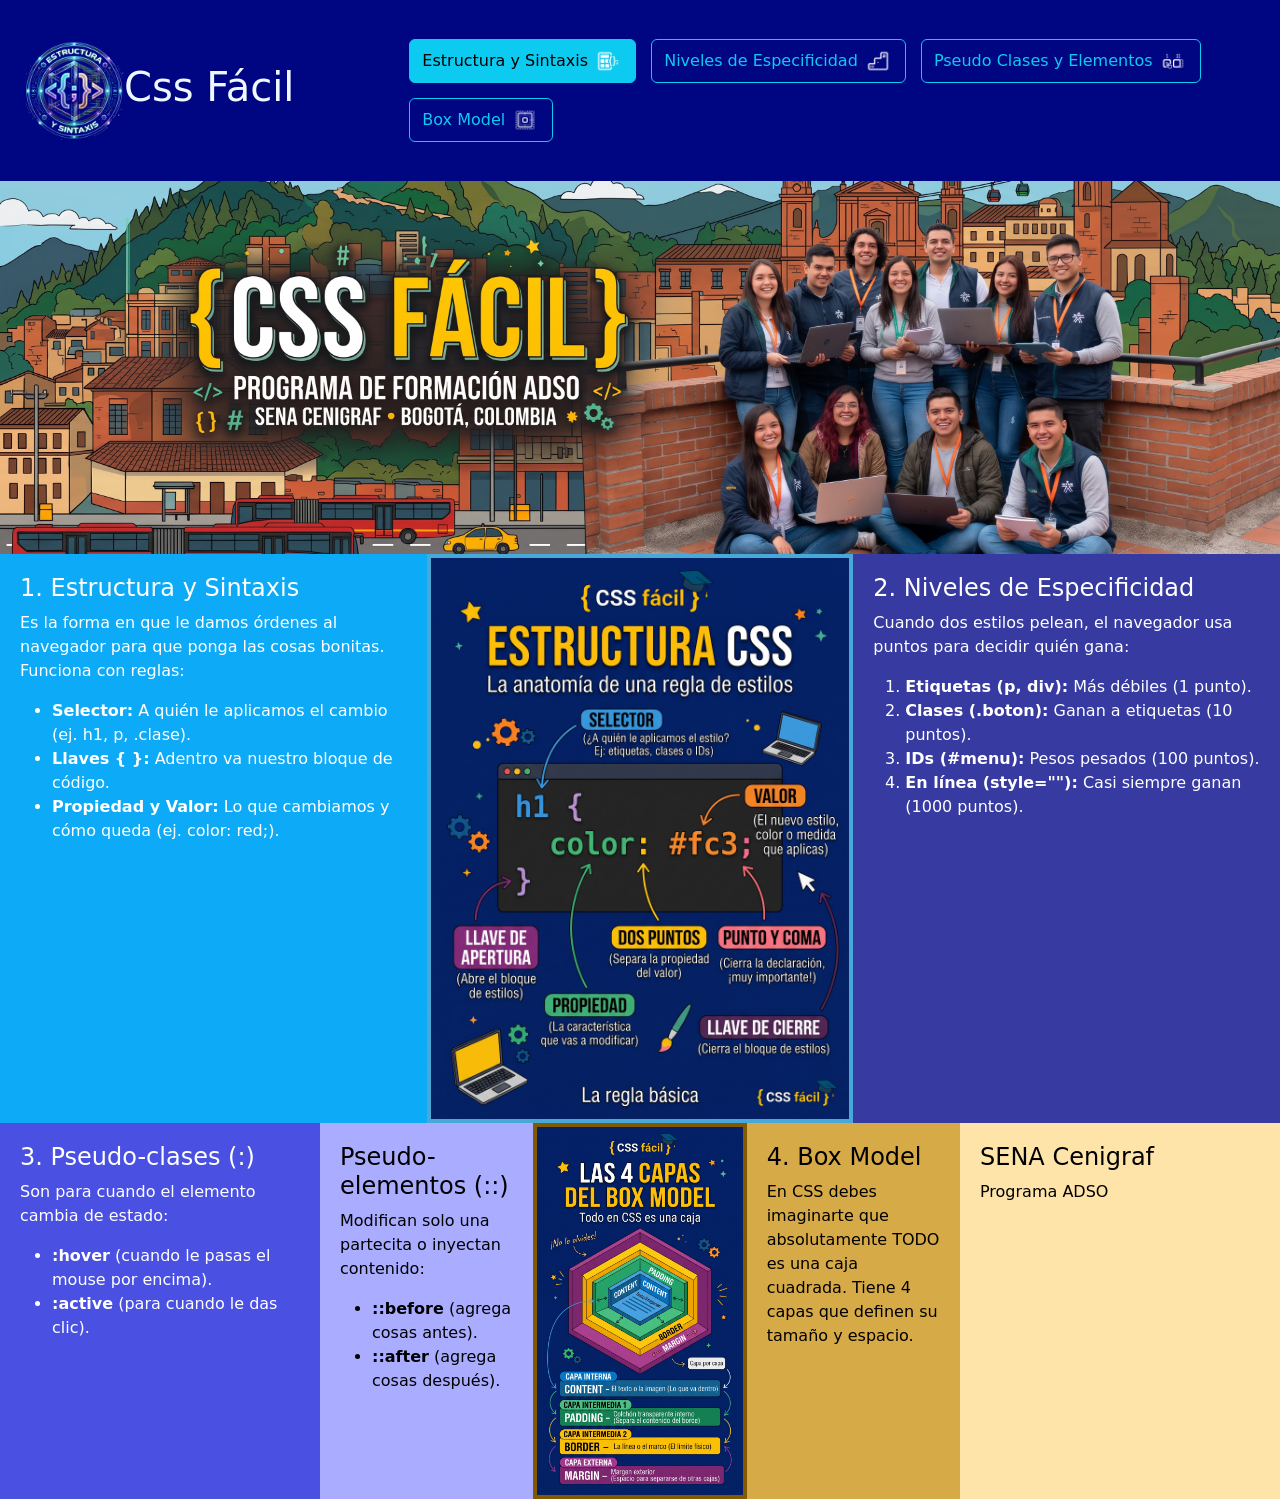
<file: index.html>
<!doctype html>
<html lang="en">

<head>
    <meta charset="utf-8">
    <meta name="viewport" content="width=device-width, initial-scale=1">
    <title>CSS Fácil</title>
    <link href="https://cdn.jsdelivr.net/npm/bootstrap@5.3.8/dist/css/bootstrap.min.css" rel="stylesheet"
        integrity="sha384-sRIl4kxILFvY47J16cr9ZwB07vP4J8+LH7qKQnuqkuIAvNWLzeN8tE5YBujZqJLB" crossorigin="anonymous">
    <style>
        html {
            scroll-behavior: smooth;
        }

        .caja1 {
            min-height: 147px;
            background-color: #000582;
        }

        .caja2 {
            min-height: 300px;
            background-color: #005782;
        }

        .caja3 {
            min-height: 300px;
            background-color: #0DABF7;
            color: white;
            padding: 20px;
        }

        .caja4 {
            min-height: 300px;
            background-color: #48A8D7;
            color: white;
            padding: 20px;
        }

        .caja5 {
            min-height: 300px;
            background-color: #363AA1;
            color: white;
            padding: 20px;
        }

        .caja6 {
            min-height: 300px;
            background-color: #4A50E1;
            color: white;
            padding: 20px;
        }

        .caja7 {
            min-height: 300px;
            background-color: #AAADFF;
            color: black;
            padding: 20px;
        }

        .caja8 {
            min-height: 300px;
            background-color: #825800;
            color: white;
        }

        .caja9 {
            min-height: 300px;
            background-color: #D7AA48;
            color: black;
            padding: 20px;
        }

        .caja10 {
            min-height: 300px;
            background-color: #FFE4AA;
            color: black;
            padding: 20px;
        }

        .botones {
            margin: 15px;
        }

        .contenedor-botones {
            display: flex;
            flex-direction: row;
            gap: 15px;
            align-items: center;
        }
    </style>
</head>

<body>
    <div class="container-fluid">
        <div class="row">
            <nav class="navbar navbar-expand-xl p-3 caja1">
                <h1 class="m-2" style="color: aliceblue; width: 500px;"><img src="./img/logo_estructura_sintaxis.webp"
                        width="100px" alt="">Css Fácil</h1>
                <div class="container-fluid justify-content-start">
                    <button class="navbar-toggler bg-light my-2" type="button" data-bs-toggle="collapse"
                        data-bs-target="#menuCSS" aria-control="menuCSS" aria-expanded="false"
                        aria-label="abrir menu"><span class="navbar-toggler-icon"></span></button>
                    <div class="collapse navbar-collapse justify-content-start flex-wrap gap-2 my-2 " id="menuCSS">
                        <div class="botones d-flex gap-4 justify-content-start align-items-right">
                            <div class="contenedor-botones flex-wrap" id="menuNav">
                                <a href="#tema1" class="btn btn-info">
                                    Estructura y Sintaxis
                                    <img src="./img/icono_ Estructura_sintaxis.webp" alt="icono" width="30px">
                                </a>
                                <a href="especificidad.html" class="btn btn-outline-info">
                                    Niveles de Especificidad
                                    <img src="./img/Icono_Niveles_de_Especificidad.webp" alt="icono" width="30px">
                                </a>
                                <a href="pseudo.html" class="btn btn-outline-info">
                                    Pseudo Clases y Elementos
                                    <img src="./img/Icono_Pseudo_Clases_y_Pseudo_Elementos.webp" alt="icono"
                                        width="30px">
                                </a>
                                <a href="box-model.html" class="btn btn-outline-info">
                                    Box Model
                                    <img src="./img/Icono_Box_Model.webp" alt="icono" width="30px">
                                </a>
                            </div>
                        </div>
                    </div>
                </div>
            </nav>
            <header
                class=" col-12 col-sm-12 col-md-10 col-lg-10 col-xl-12 col-xxl-12 d-flex justify-content-center align-items-center p-0 caja2">
                <img src="./img/header.webp" alt="cabecera" width="100%" height="100%" style="object-fit: cover;">
            </header>
            <aside id="tema1" class=" col-6 col-sm-6 col-md-2 col-lg-2 col-xl-4 col-xxl-4 caja3">
                <h4>1. Estructura y Sintaxis</h4>
                <p>Es la forma en que le damos órdenes al navegador para que ponga las cosas bonitas. Funciona con
                    reglas:</p>
                <ul>
                    <li><strong>Selector:</strong> A quién le aplicamos el cambio (ej. h1, p, .clase).</li>
                    <li><strong>Llaves { }:</strong> Adentro va nuestro bloque de código.</li>
                    <li><strong>Propiedad y Valor:</strong> Lo que cambiamos y cómo queda (ej. color: red;).</li>
                </ul>
            </aside>
            <section
                class=" col-6 col-sm-6 col-md-2 col-lg-2 col-xl-4 col-xxl-4 caja4 d-flex p-1 align-items-center justify-content-center">
                <img src="./img/estructura.webp" alt="Estructura CSS" width="100%">
            </section>
            <aside id="tema2" class=" col-6 col-sm-6 col-md-10 col-lg-10 col-xl-4 col-xxl-4 caja5">
                <h4>2. Niveles de Especificidad</h4>
                <p>Cuando dos estilos pelean, el navegador usa puntos para decidir quién gana:</p>
                <ol>
                    <li><strong>Etiquetas (p, div):</strong> Más débiles (1 punto).</li>
                    <li><strong>Clases (.boton):</strong> Ganan a etiquetas (10 puntos).</li>
                    <li><strong>IDs (#menu):</strong> Pesos pesados (100 puntos).</li>
                    <li><strong>En línea (style=""):</strong> Casi siempre ganan (1000 puntos).</li>
                </ol>
            </aside>
            <section id="tema3" class=" col-6 col-sm-6 col-md-12 col-lg-12 col-xl-3 col-xxl-3 caja6">
                <h4>3. Pseudo-clases (:)</h4>
                <p>Son para cuando el elemento cambia de estado:</p>
                <ul>
                    <li><strong>:hover</strong> (cuando le pasas el mouse por encima).</li>
                    <li><strong>:active</strong> (para cuando le das clic).</li>
                </ul>
            </section>
            <section class=" col-12 col-sm-12 col-md-4 col-lg-4 col-xl-2 col-xxl-2 caja7">
                <h4>Pseudo-elementos (::)</h4>
                <p>Modifican solo una partecita o inyectan contenido:</p>
                <ul>
                    <li><strong>::before</strong> (agrega cosas antes).</li>
                    <li><strong>::after</strong> (agrega cosas después).</li>
                </ul>
            </section>

            <section id="tema4"
                class=" col-12 col-sm-12 col-md-4 col-lg-4 col-xl-2 col-xxl-2 caja8 d-flex p-1 align-items-center justify-content-center">
                <img src="./img/capas_box.webp" alt="Las 4 Capas del Box Model" width="100%" height="100%">
            </section>

            <section class=" col-12 col-sm-12 col-md-4 col-lg-4 col-xl-2 col-xxl-2 caja9">
                <h4>4. Box Model</h4>
                <p>En CSS debes imaginarte que absolutamente TODO es una caja cuadrada. Tiene 4 capas que definen su
                    tamaño y espacio.</p>
            </section>

            <footer class=" col-12 col-sm-12 col-md-12 col-lg-12 col-xl-3 col-xxl-3 caja10">
                <h4>SENA Cenigraf</h4>
                <p>Programa ADSO</p>
            </footer>
        </div>
    </div>
    <script src="https://cdn.jsdelivr.net/npm/bootstrap@5.3.8/dist/js/bootstrap.bundle.min.js"
        integrity="sha384-FKyoEForCGlyvwx9Hj09JcYn3nv7wiPVlz7YYwJrWVcXK/BmnVDxM+D2scQbITxI"
        crossorigin="anonymous"></script>
</body>

</html>
</file>
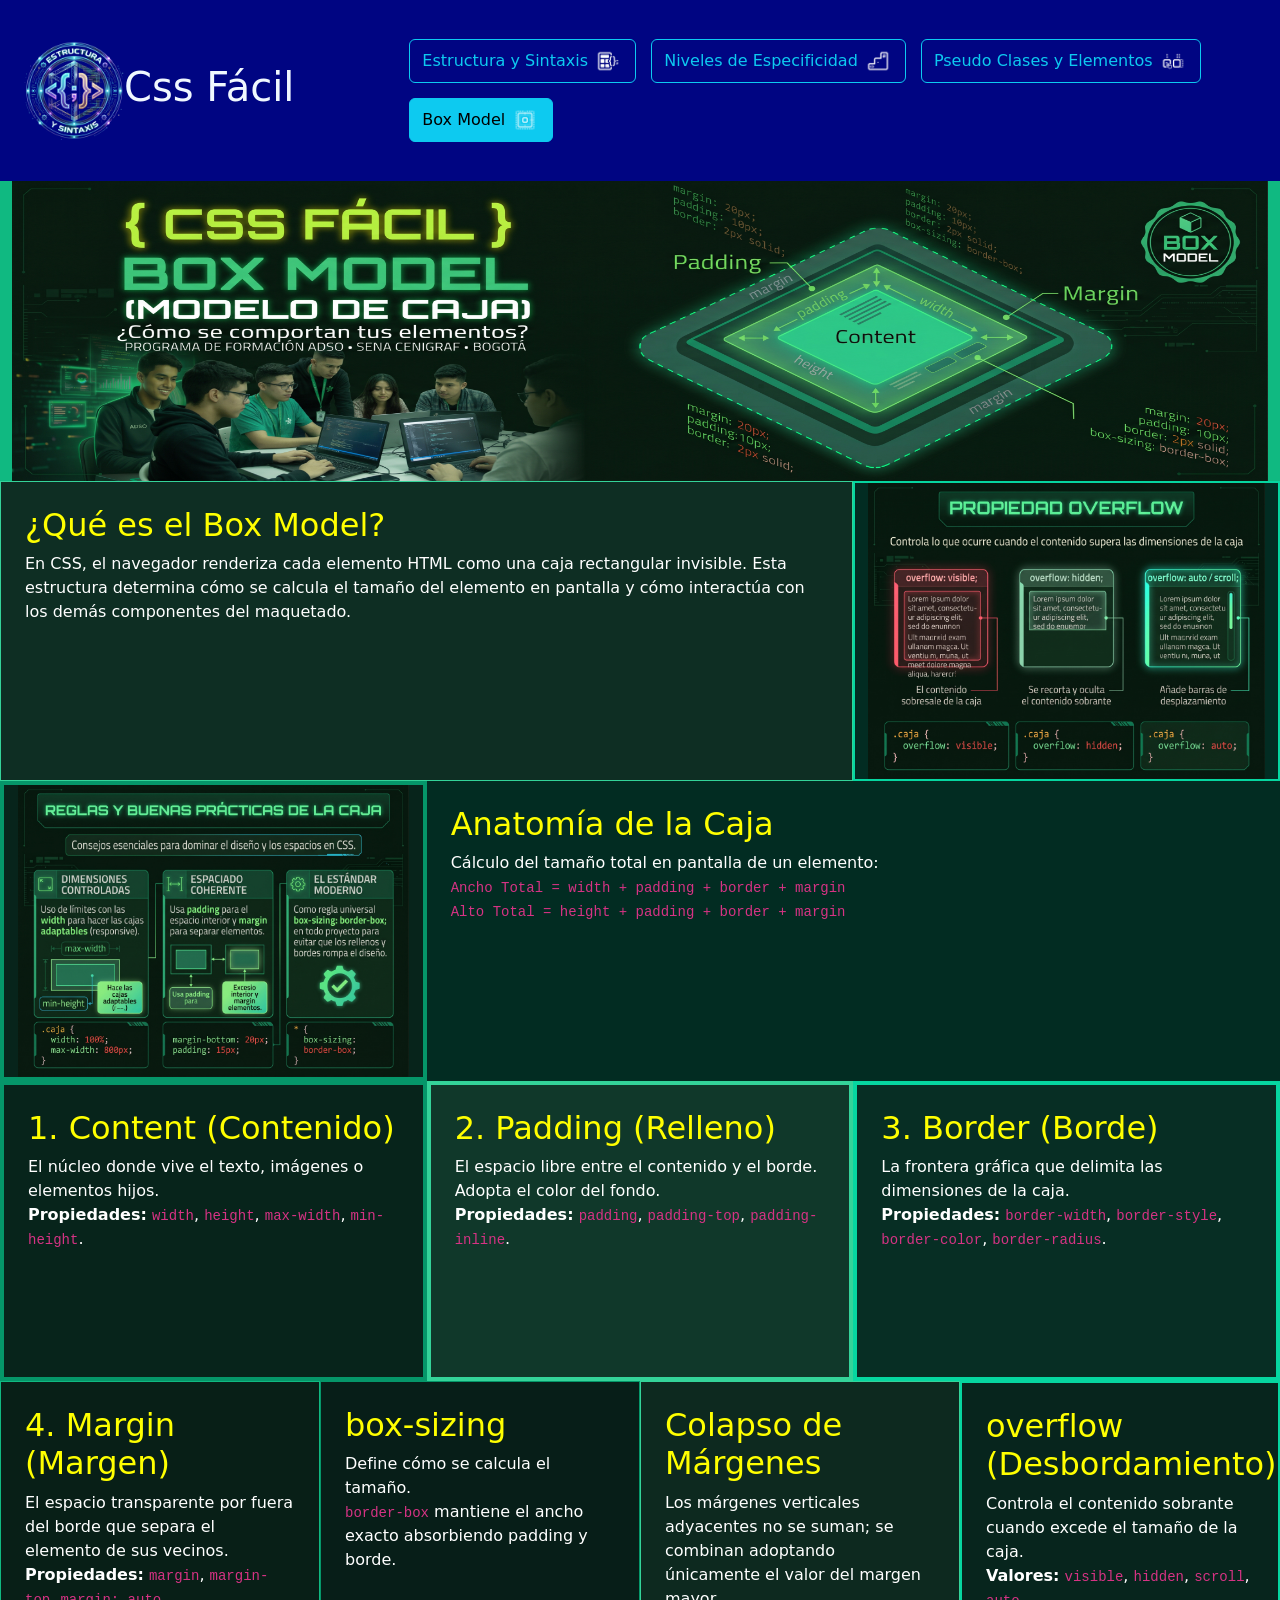
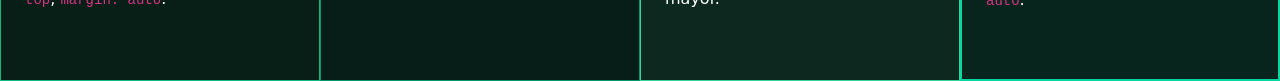
<file: box-model.html>
<!doctype html>
<html lang="es">

<head>
    <meta charset="utf-8">
    <meta name="viewport" content="width=device-width, initial-scale=1">
    <title>Box Model</title>
    <link href="https://cdn.jsdelivr.net/npm/bootstrap@5.3.8/dist/css/bootstrap.min.css" rel="stylesheet"
        integrity="sha384-sRIl4kxILFvY47J16cr9ZwB07vP4J8+LH7qKQnuqkuIAvNWLzeN8tE5YBujZqJLB" crossorigin="anonymous">
    <style>
        body {
            background-color: #08110e;
        }

        .caja1 {
            background-color: #000582;
            min-height: 147px;
        }

        .caja2 {
            background-color: #10B981;
            max-height: 300px;
        }

        .caja3 {
            background-color: rgba(52, 211, 153, 0.15);
            height: 300px;
            border: solid 1px #34D399;
        }

        .caja4 {
            background-color: #022C22;
            height: 300px;
            border: 2px solid #06D6A0;
        }

        .caja5 {
            background-color: rgba(5, 150, 105, 0.15);
            height: 300px;
            border: 4px solid #059669;
        }

        .caja6 {
            background-color: #022C22;
            height: 300px;
        }

        .caja7 {
            background-color: rgba(5, 150, 105, 0.15);
            height: 300px;
            border: 4px solid #059669;
        }

        .caja8 {
            background-color: rgba(52, 211, 153, 0.20);
            height: 300px;
            border: 4px solid #34D399;
        }

        .caja9 {
            background-color: rgba(6, 214, 160, 0.15);
            height: 300px;
            border: 4px solid #06D6A0;
        }

        .caja10 {
            background-color: rgba(16, 185, 129, 0.08);
            height: 300px;
            border: 1px solid #10B981;
        }

        .caja11 {
            background-color: rgba(5, 150, 105, 0.10);
            height: 300px;
            border: 1px solid #059669;
        }

        .caja12 {
            background-color: rgba(52, 211, 153, 0.12);
            height: 300px;
            border: 1px solid #34D399;
        }

        .caja13 {
            background-color: rgba(6, 214, 160, 0.10);
            height: 300px;
            border: 2px solid #06D6A0;
        }

        .botones {
            margin: 15px;
        }

        .contenedor-botones {
            display: flex;
            flex-direction: row;
            gap: 15px;
            align-items: center;
        }

        .x {
            width: 520px;
        }

        .ej-1 {
            padding: 20px;
            display: flex;
            align-content: center;
            align-items: center;
            justify-content: center;
            width: 150px;
            margin: auto;
            border: solid 1px gray;
            border-radius: 10px;
            background-color: rgb(22, 21, 21);
        }
    </style>
</head>

<body>
    <div class="container-fluid">
        <div class="row">
            <nav class="navbar navbar-expand-xl p-3 caja1">
                <h1 class="m-2" style="color: aliceblue; width: 500px;"><img src="./img/logo_estructura_sintaxis.webp"
                        width="100px" alt="">Css Fácil</h1>
                <div class="container-fluid justify-content-start">
                    <button class="navbar-toggler bg-light my-2" type="button" data-bs-toggle="collapse"
                        data-bs-target="#menuCSS" aria-control="menuCSS" aria-expanded="false"
                        aria-label="abrir menu"><span class="navbar-toggler-icon"></span></button>
                    <div class="collapse navbar-collapse justify-content-start flex-wrap gap-2 my-2 " id="menuCSS">
                        <div class="botones d-flex gap-4 justify-content-start align-items-right">
                            <div class="contenedor-botones flex-wrap" id="menuNav">
                                <a href="index.html" class="btn btn-outline-info">
                                    Estructura y Sintaxis
                                    <img src="./img/icono_ Estructura_sintaxis.webp" alt="icono" width="30px">
                                </a>
                                <a href="especificidad.html" class="btn btn-outline-info">
                                    Niveles de Especificidad
                                    <img src="./img/Icono_Niveles_de_Especificidad.webp" alt="icono" width="30px">
                                </a>
                                <a href="pseudo.html" class="btn btn-outline-info">
                                    Pseudo Clases y Elementos
                                    <img src="./img/Icono_Pseudo_Clases_y_Pseudo_Elementos.webp" alt="icono"
                                        width="30px">
                                </a>
                                <a href="box-model.html" class="btn btn-info">
                                    Box Model
                                    <img src="./img/Icono_Box_Model.webp" alt="icono" width="30px">
                                </a>
                            </div>
                        </div>
                    </div>
                </div>
            </nav>
            <header class="col-12 col-sm-12 col-md-12 col-lg-12 col-xl-12 col-xxl-12 caja2">
                <img src="./img/header-box.webp" alt="" height="100%" width="100%">
            </header>
            <div class="col-12 col-sm-12 col-md-6 col-lg-6 col-xl-8 col-xxl-8 caja3 overflow-auto p-3">
                <h2 class="m-2" style="color: yellow;">¿Qué es el Box Model?</h2>
                <p class="m-2" style="color: white;">En CSS, el navegador renderiza cada elemento HTML como una caja
                    rectangular invisible. Esta estructura determina cómo se calcula el tamaño del elemento en pantalla y cómo interactúa con los demás componentes del maquetado.</p>
            </div>
            <div
                class="col-12 col-sm-12 col-md-6 col-lg-6 col-xl-4 col-xxl-4 caja4 d-flex justify-content-center align-items-center">
                <img src="./img/img-caja2.webp" alt="" height="100%">
            </div>
            <div
                class="col-12 col-sm-12 col-md-6 col-lg-6 col-xl-4 col-xxl-4 caja5 d-flex justify-content-center align-items-center">
                <img src="./img/img-caja3.webp" alt="" height="100%">
            </div>
            <div class="col-6 col-sm-6 col-md-6 col-lg-6 col-xl-8 col-xxl-8 caja6 overflow-auto p-3">
                <h2 style="color: yellow;" class="m-2">Anatomía de la Caja</h2>
                <p style="color: white;" class="m-2">Cálculo del tamaño total en pantalla de un elemento:<br>
                <code>Ancho Total = width + padding + border + margin</code><br>
                <code>Alto Total = height + padding + border + margin</code></p>
            </div>
            <div class="col-6 col-sm-6 col-md-12 col-lg-12 col-xl-4 col-xxl-4 caja7 overflow-auto p-3">
                <h2 style="color: yellow;" class="m-2">1. Content (Contenido)</h2>
                <p style="color: white;" class="m-2">El núcleo donde vive el texto, imágenes o elementos hijos.<br>
                <strong>Propiedades:</strong> <code>width</code>, <code>height</code>, <code>max-width</code>, <code>min-height</code>.</p>
            </div>
            <div class="col-12 col-sm-12 col-md-12 col-lg-12 col-xl-4 col-xxl-4 caja8 overflow-auto p-3">
                <h2 style="color: yellow;" class="m-2">2. Padding (Relleno)</h2>
                <p style="color: white;" class="m-2">El espacio libre entre el contenido y el borde. Adopta el color del fondo.<br>
                <strong>Propiedades:</strong> <code>padding</code>, <code>padding-top</code>, <code>padding-inline</code>.</p>
            </div>
            <div class="col-6 col-sm-6 col-md-4 col-lg-4 col-xl-4 col-xxl-4 caja9 overflow-auto p-3">
                <h2 style="color: yellow;" class="m-2">3. Border (Borde)</h2>
                <p style="color: white;" class="m-2">La frontera gráfica que delimita las dimensiones de la caja.<br>
                <strong>Propiedades:</strong> <code>border-width</code>, <code>border-style</code>, <code>border-color</code>, <code>border-radius</code>.</p>
            </div>
            <div class="col-6 col-sm-6 col-md-4 col-lg-4 col-xl-3 col-xxl-3 caja10 overflow-auto p-3">
                <h2 style="color: yellow;" class="m-2">4. Margin (Margen)</h2>
                <p style="color: white;" class="m-2">El espacio transparente por fuera del borde que separa el elemento de sus vecinos.<br>
                <strong>Propiedades:</strong> <code>margin</code>, <code>margin-top</code>, <code>margin: auto</code>.</p>
            </div>
            <div class="col-12 col-sm-12 col-md-4 col-lg-4 col-xl-3 col-xxl-3 caja11 overflow-auto p-3">
                <h2 style="color: yellow;" class="m-2">box-sizing</h2>
                <p style="color: white;" class="m-2">Define cómo se calcula el tamaño.<br>
                <code>border-box</code> mantiene el ancho exacto absorbiendo padding y borde.</p>
            </div>
            <div class="col-6 col-sm-6 col-md-6 col-lg-6 col-xl-3 col-xxl-3 caja12 overflow-auto p-3">
                <h2 style="color: yellow;" class="m-2">Colapso de Márgenes</h2>
                <p style="color: white;" class="m-2">Los márgenes verticales adyacentes no se suman; se combinan adoptando únicamente el valor del margen mayor.</p>
            </div>
            <div class="col-6 col-sm-6 col-md-6 col-lg-6 col-xl-3 col-xxl-3 caja13 overflow-auto p-3">
                <h2 style="color: yellow;" class="m-2">overflow (Desbordamiento)</h2>
                <p style="color: white;" class="m-2">Controla el contenido sobrante cuando excede el tamaño de la caja.<br>
                <strong>Valores:</strong> <code>visible</code>, <code>hidden</code>, <code>scroll</code>, <code>auto</code>.</p>
            </div>
        </div>
    </div>
    <script src="https://cdn.jsdelivr.net/npm/bootstrap@5.3.8/dist/js/bootstrap.bundle.min.js"
        integrity="sha384-FKyoEForCGlyvwx9Hj09JcYn3nv7wiPVlz7YYwJrWVcXK/BmnVDxM+D2scQbITxI"
        crossorigin="anonymous"></script>
</body>

</html>
</file>
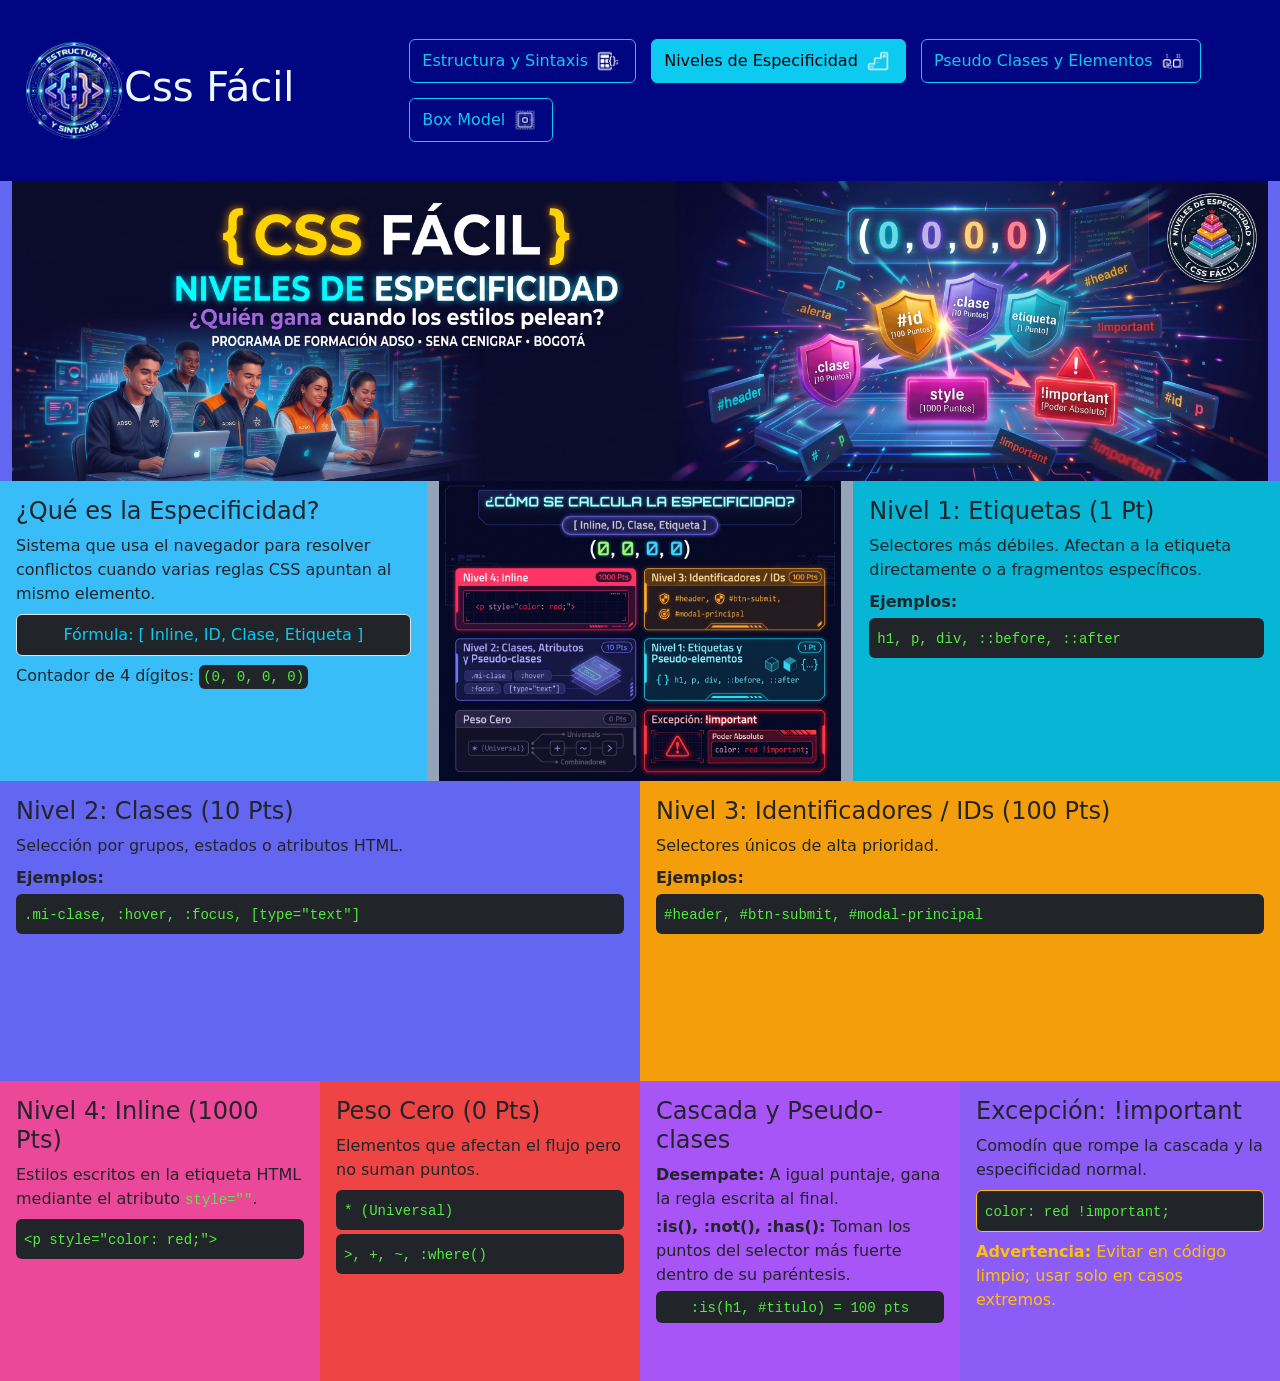
<file: especificidad.html>
<!doctype html>
<html lang="en">

<head>
    <meta charset="utf-8">
    <meta name="viewport" content="width=device-width, initial-scale=1">
    <title>Niveles de Especificidad</title>
    <link href="https://cdn.jsdelivr.net/npm/bootstrap@5.3.8/dist/css/bootstrap.min.css" rel="stylesheet"
        integrity="sha384-sRIl4kxILFvY47J16cr9ZwB07vP4J8+LH7qKQnuqkuIAvNWLzeN8tE5YBujZqJLB" crossorigin="anonymous">
    <style>
        .caja1 {
            background-color: #000582;
            min-height: 147px;
            min-width: 300px;
        }

        .caja2 {
            background-color: #6366F1;
            max-height: 300px;
        }

        .caja3 {
            background-color: #38BDF8;
            height: 300px;
        }

        .caja4 {
            background-color: #94A3B8;
            height: 300px;
        }

        @media (min-width: 768px) and (max-width: 1200px) {
            .caja4 {
                display: none;
            }
        }

        .caja5 {
            background-color: #06B6D4;
            height: 300px;
        }

        .caja6 {
            background-color: #6366F1;
            height: 300px;
        }

        .caja7 {
            background-color: #F59E0B;
            height: 300px;
        }

        .caja8 {
            background-color: #EC4899;
            height: 300px;
        }

        .caja9 {
            background-color: #EF4444;
            height: 300px;
        }

        .caja10 {
            background-color: #A855F7;
            height: 300px;
        }

        .caja11 {
            background-color: #8B5CF6;
            height: 300px;
        }

        .botones {
            margin: 15px;
        }

        .contenedor-botones {
            display: flex;
            flex-direction: row;
            gap: 15px;
            align-items: center;
        }
    </style>
</head>

<body>
    <div class="container-fluid">
        <div class="row">
            <nav class="navbar navbar-expand-xl p-3 caja1">
                <h1 class="m-2" style="color: aliceblue; width: 500px;"><img src="./img/logo_estructura_sintaxis.webp"
                        width="100px" alt="">Css Fácil</h1>
                <div class="container-fluid justify-content-start">
                    <button class="navbar-toggler bg-light my-2" type="button" data-bs-toggle="collapse"
                        data-bs-target="#menuCSS" aria-control="menuCSS" aria-expanded="false"
                        aria-label="abrir menu"><span class="navbar-toggler-icon"></span></button>
                    <div class="collapse navbar-collapse justify-content-start flex-wrap gap-2 my-2 " id="menuCSS">
                        <div class="botones d-flex gap-4 justify-content-start align-items-right">
                            <div class="contenedor-botones flex-wrap" id="menuNav">
                                <a href="index.html" class="btn btn-outline-info">
                                    Estructura y Sintaxis
                                    <img src="./img/icono_ Estructura_sintaxis.webp" alt="icono" width="30px">
                                </a>
                                <a href="especificidad.html" class="btn btn-info">
                                    Niveles de Especificidad
                                    <img src="./img/Icono_Niveles_de_Especificidad.webp" alt="icono" width="30px">
                                </a>
                                <a href="pseudo.html" class="btn btn-outline-info">
                                    Pseudo Clases y Elementos
                                    <img src="./img/Icono_Pseudo_Clases_y_Pseudo_Elementos.webp" alt="icono"
                                        width="30px">
                                </a>
                                <a href="box-model.html" class="btn btn-outline-info">
                                    Box Model
                                    <img src="./img/Icono_Box_Model.webp" alt="icono" width="30px">
                                </a>
                            </div>
                        </div>
                    </div>
                </div>
            </nav>
            <header class="col-12 col-sm-12 col-md-12 col-lg-12 col-xl-12 col-xxl-12 caja2">
                <img src="./img/header_especificidad.webp" alt="" height="100%" width="100%">
            </header>
            <div class="col-12 col-sm-12 col-md-6 col-lg-6 col-xl-4 col-xxl-4 caja3 p-3 overflow-auto">
                <h4 class="mb-2">¿Qué es la Especificidad?</h4>
                <p class="mb-2">Sistema que usa el navegador para resolver conflictos cuando varias reglas CSS apuntan
                    al mismo elemento.</p>
                <div class="bg-dark p-2 rounded text-center my-2 border">
                    <span class="text-info">Fórmula: [ Inline, ID, Clase, Etiqueta ]</span>
                </div>
                <p class="mb-0">Contador de 4 dígitos: <code style="color: #52EC3F"
                        class="bg-dark p-1 rounded">(0, 0, 0, 0)</code></p>
            </div>
            <div class="col-12 col-sm-12 col-md-12 col-lg-12 col-xl-4 col-xxl-4 caja4">
                <img src="./img/img-especificidad.webp" alt="" height="100%" width="100%">
            </div>
            <div class="col-12 col-sm-12 col-md-6 col-lg-6 col-xl-4 col-xxl-4 caja5 p-3 overflow-auto">
                <h4 class="mb-2">Nivel 1: Etiquetas (1 Pt)</h4>
                <p class="mb-2">Selectores más débiles. Afectan a la etiqueta directamente o a fragmentos específicos.
                </p>
                <p class="mb-1"><strong>Ejemplos:</strong></p>
                <div class="bg-dark p-2 rounded">
                    <code style="color: #52EC3F">h1, p, div, ::before, ::after</code>
                </div>
            </div>
            <div class="col-6 col-sm-6 col-md-12 col-lg-12 col-xl-6 col-xxl-6 caja6 p-3 overflow-auto">
                <h4 class="mb-2">Nivel 2: Clases (10 Pts)</h4>
                <p class="mb-2">Selección por grupos, estados o atributos HTML.</p>
                <p class="mb-1"><strong>Ejemplos:</strong></p>
                <div class="bg-dark p-2 rounded">
                    <code style="color: #52EC3F">.mi-clase, :hover, :focus, [type="text"]</code>
                </div>
            </div>
            <div class="col-6 col-sm-6 col-md-6 col-lg-6 col-xl-6 col-xxl-6 caja7 p-3 overflow-auto">
                <h4 class="mb-2">Nivel 3: Identificadores / IDs (100 Pts)</h4>
                <p class="mb-2">Selectores únicos de alta prioridad.</p>
                <p class="mb-1"><strong>Ejemplos:</strong></p>
                <div class="bg-dark p-2 rounded">
                    <code style="color: #52EC3F">#header, #btn-submit, #modal-principal</code>
                </div>
            </div>
            <div class="col-6 col-sm-6 col-md-6 col-lg-6 col-xl-3 col-xxl-3 caja8 p-3 overflow-auto">
                <h4 class="mb-2">Nivel 4: Inline (1000 Pts)</h4>
                <p class="mb-2">Estilos escritos en la etiqueta HTML mediante el atributo <code
                        style="color: #52EC3F;">style=""</code>.</p>
                <div class="bg-dark p-2 rounded">
                    <code style="color: #52EC3F">&lt;p style="color: red;"&gt;</code>
                </div>
            </div>
            <div class="col-6 col-sm-6 col-md-6 col-lg-6 col-xl-3 col-xxl-3 caja9 p-3 overflow-auto">
                <h4 class="mb-2">Peso Cero (0 Pts)</h4>
                <p class="mb-2">Elementos que afectan el flujo pero no suman puntos.</p>
                <div class="bg-dark p-2 rounded mb-1">
                    <code style="color: #52EC3F">* (Universal)</code>
                </div>
                <div class="bg-dark p-2 rounded">
                    <code style="color: #52EC3F">>, +, ~, :where()</code>
                </div>
            </div>
            <div class="col-6 col-sm-6 col-md-6 col-lg-6 col-xl-3 col-xxl-3 caja10 p-3 overflow-auto">
                <h4 class="mb-2">Cascada y Pseudo-clases</h4>
                <p class="mb-1"><strong>Desempate:</strong> A igual puntaje, gana la regla escrita al final.</p>
                <p class="mb-1"><strong>:is(), :not(), :has():</strong> Toman los puntos del selector más fuerte dentro
                    de su paréntesis.</p>
                <div class="bg-dark p-1 rounded text-center">
                    <code style="color: #52EC3F">:is(h1, #titulo) = 100 pts</code>
                </div>
            </div>
            <div class="col-6 col-sm-6 col-md-12 col-lg-12 col-xl-3 col-xxl-3 caja11 p-3 overflow-auto">
                <h4 class="mb-2">Excepción: !important</h4>
                <p class="mb-2">Comodín que rompe la cascada y la especificidad normal.</p>
                <div class="bg-dark p-2 rounded mb-2 border border-warning">
                    <code style="color: #52EC3F">color: red !important;</code>
                </div>
                <p class="text-warning mb-0"><strong>Advertencia:</strong> Evitar en código limpio; usar solo en casos
                    extremos.</p>
            </div>
        </div>
    </div>
    <script src="https://cdn.jsdelivr.net/npm/bootstrap@5.3.8/dist/js/bootstrap.bundle.min.js"
        integrity="sha384-FKyoEForCGlyvwx9Hj09JcYn3nv7wiPVlz7YYwJrWVcXK/BmnVDxM+D2scQbITxI"
        crossorigin="anonymous"></script>
</body>

</html>
</file>
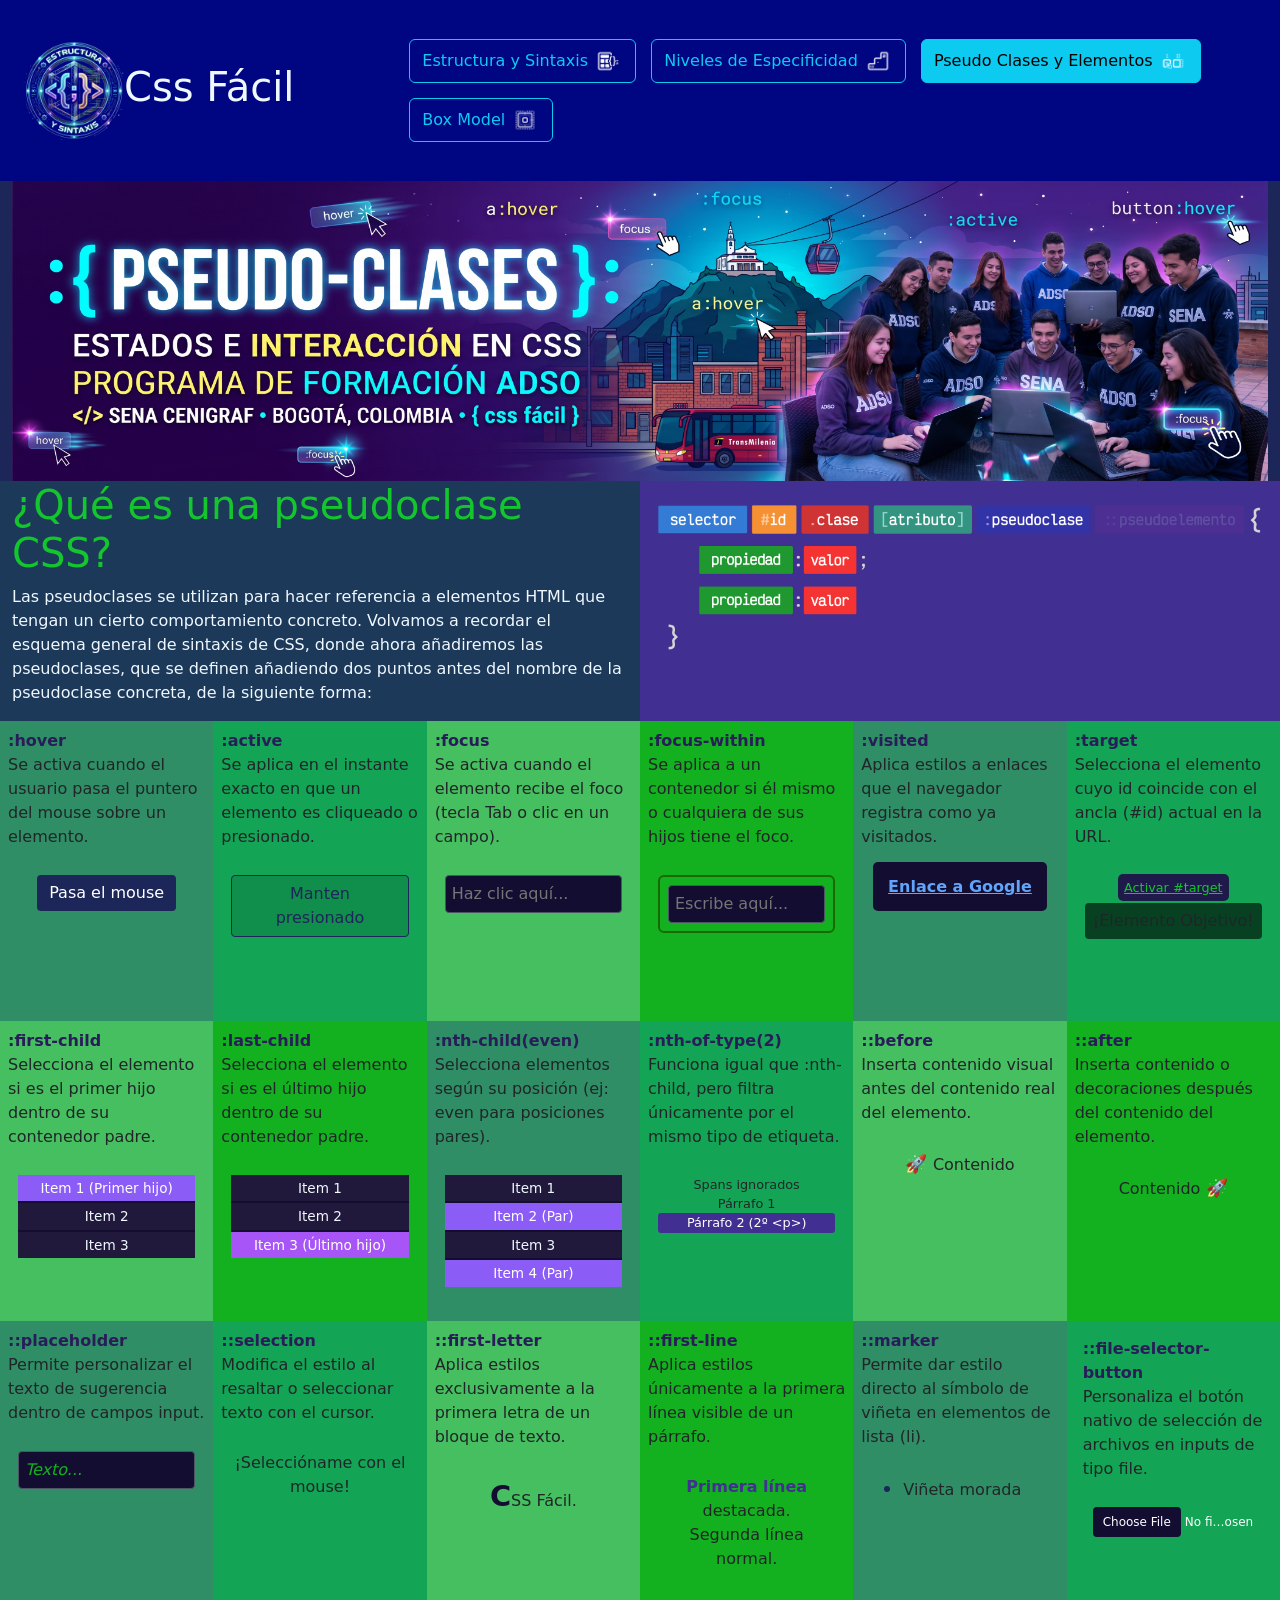
<file: pseudo.html>
<!doctype html>
<html lang="en">

<head>
    <meta charset="utf-8">
    <meta name="viewport" content="width=device-width, initial-scale=1">
    <title>Pseudo Clases</title>
    <link href="https://cdn.jsdelivr.net/npm/bootstrap@5.3.8/dist/css/bootstrap.min.css" rel="stylesheet"
        integrity="sha384-sRIl4kxILFvY47J16cr9ZwB07vP4J8+LH7qKQnuqkuIAvNWLzeN8tE5YBujZqJLB" crossorigin="anonymous">
    <link rel="stylesheet" href="./css/pseudo.css">
</head>

<body>
    <div class="container-fluid">
        <div class="row">
            <nav class="navbar navbar-expand-xl p-3 caja1">
                <h1 class="m-2" style="color: aliceblue; width: 500px;"><img src="./img/logo_estructura_sintaxis.webp"
                        width="100px" alt="">Css Fácil</h1>
                <div class="container-fluid justify-content-start">
                    <button class="navbar-toggler bg-light my-2" type="button" data-bs-toggle="collapse"
                        data-bs-target="#menuCSS" aria-control="menuCSS" aria-expanded="false"
                        aria-label="abrir menu"><span class="navbar-toggler-icon"></span></button>
                    <div class="collapse navbar-collapse justify-content-start flex-wrap gap-2 my-2 " id="menuCSS">
                        <div class="botones d-flex gap-4 justify-content-start align-items-right">
                            <div class="contenedor-botones flex-wrap" id="menuNav">
                                <a href="index.html" class="btn btn-outline-info">
                                    Estructura y Sintaxis
                                    <img src="./img/icono_ Estructura_sintaxis.webp" alt="icono" width="30px">
                                </a>
                                <a href="especificidad.html" class="btn btn-outline-info">
                                    Niveles de Especificidad
                                    <img src="./img/Icono_Niveles_de_Especificidad.webp" alt="icono" width="30px">
                                </a>
                                <a href="pseudo.html" class="btn btn-info">
                                    Pseudo Clases y Elementos
                                    <img src="./img/Icono_Pseudo_Clases_y_Pseudo_Elementos.webp" alt="icono"
                                        width="30px">
                                </a>
                                <a href="box-model.html" class="btn btn-outline-info">
                                    Box Model
                                    <img src="./img/Icono_Box_Model.webp" alt="icono" width="30px">
                                </a>
                            </div>
                        </div>
                    </div>
                </div>
            </nav>
            <header class="col-12 col-sm-12 col-md-12 col-lg-12 col-xl-12 col-xxl-12 caja2">
                <img src="./img/header_pseudo.jpg" alt="" height="100%" width="100%">
            </header>
            <div class="col-12 col-sm-12 col-md-12 col-lg-12 col-xl-6 col-xxl-6 caja3">
                <h1 style="color: #14c62e;">¿Qué es una pseudoclase CSS?</h1>
                <p style="color: aliceblue;">Las pseudoclases se utilizan para hacer referencia a elementos HTML que
                    tengan un cierto
                    comportamiento concreto. Volvamos a recordar el esquema general de sintaxis de CSS, donde ahora
                    añadiremos las pseudoclases, que se definen añadiendo dos puntos antes del nombre de la pseudoclase
                    concreta, de la siguiente forma:</p>
            </div>
            <div class="col-12 col-sm-12 col-md-12 col-lg-12 col-xl-6 col-xxl-6 p-2 caja4">
                <img src="./img/sintaxis-pseudoclases.png" width="100%" alt="" class="imagen-oculta">
            </div>

            <div class="col-6 col-sm-6 col-md-4 col-lg-4 col-xl-2 col-xxl-2 p-2 caja5">
                <strong style="color: #281D59;">:hover</strong>
                <p>Se activa cuando el usuario pasa el puntero del mouse sobre un elemento.</p>
                <div class="caja-ej">
                    <button class="hover">Pasa el mouse</button>
                </div>
            </div>

            <div class="col-6 col-sm-6 col-md-4 col-lg-4 col-xl-2 col-xxl-2 p-2 caja6">
                <strong style="color: #281D59;">:active</strong>
                <p>Se aplica en el instante exacto en que un elemento es cliqueado o presionado.</p>
                <div class="caja-ej">
                    <button class="active">Manten presionado</button>
                </div>
            </div>

            <div class="col-6 col-sm-6 col-md-4 col-lg-4 col-xl-2 col-xxl-2 p-2 caja7">
                <strong style="color: #281D59;">:focus</strong>
                <p>Se activa cuando el elemento recibe el foco (tecla Tab o clic en un campo).</p>
                <div class="caja-ej">
                    <input type="text" class="input" placeholder="Haz clic aquí...">
                </div>
            </div>

            <div class="col-6 col-sm-6 col-md-4 col-lg-4 col-xl-2 col-xxl-2 p-2 caja8">
                <strong style="color: #281D59;">:focus-within</strong>
                <p>Se aplica a un contenedor si él mismo o cualquiera de sus hijos tiene el foco.</p>
                <div class="caja-ej">
                    <div class="within-container">
                        <input type="text" class="input" placeholder="Escribe aquí...">
                    </div>
                </div>
            </div>

            <div class="col-6 col-sm-6 col-md-4 col-lg-4 col-xl-2 col-xxl-2 p-2 caja9">
                <strong style="color: #281D59;">:visited</strong>
                <p>Aplica estilos a enlaces que el navegador registra como ya visitados.</p>
                <div class="caja-ej">
                    <a href="https://www.google.com" target="_blank" class="visited">Enlace a Google</a>
                </div>
            </div>

            <div class="col-6 col-sm-6 col-md-4 col-lg-4 col-xl-2 col-xxl-2 p-2 caja10">
                <strong style="color: #281D59;">:target</strong>
                <p>Selecciona el elemento cuyo id coincide con el ancla (#id) actual en la URL.</p>
                <div class="caja-ej">
                    <a href="#tarjeta-10"
                        style="color: #14c62e; background-color: #1e1b4b; padding: 6px; border-radius: 5px; font-size: 0.8rem;">Activar
                        #target</a>
                    <div id="tarjeta-10" class="target-box mt-1">¡Elemento Objetivo!</div>
                </div>
            </div>

            <div class="col-6 col-sm-6 col-md-4 col-lg-4 col-xl-2 col-xxl-2 p-2 caja11">
                <strong style="color: #281D59;">:first-child</strong>
                <p>Selecciona el elemento si es el primer hijo dentro de su contenedor padre.</p>
                <div class="caja-ej">
                    <ul class="list first-child">
                        <li>Item 1 (Primer hijo)</li>
                        <li>Item 2</li>
                        <li>Item 3</li>
                    </ul>
                </div>
            </div>

            <div class="col-6 col-sm-6 col-md-4 col-lg-4 col-xl-2 col-xxl-2 p-2 caja12">
                <strong style="color: #281D59;">:last-child</strong>
                <p>Selecciona el elemento si es el último hijo dentro de su contenedor padre.</p>
                <div class="caja-ej">
                    <ul class="list last-child">
                        <li>Item 1</li>
                        <li>Item 2</li>
                        <li>Item 3 (Último hijo)</li>
                    </ul>
                </div>
            </div>

            <div class="col-6 col-sm-6 col-md-4 col-lg-4 col-xl-2 col-xxl-2 p-2 caja13">
                <strong style="color: #281D59;">:nth-child(even)</strong>
                <p>Selecciona elementos según su posición (ej: even para posiciones pares).</p>
                <div class="caja-ej">
                    <ul class="list nth-child">
                        <li>Item 1</li>
                        <li>Item 2 (Par)</li>
                        <li>Item 3</li>
                        <li>Item 4 (Par)</li>
                    </ul>
                </div>
            </div>

            <div class="col-6 col-sm-6 col-md-4 col-lg-4 col-xl-2 col-xxl-2 p-2 caja14">
                <strong style="color: #281D59;">:nth-of-type(2)</strong>
                <p>Funciona igual que :nth-child, pero filtra únicamente por el mismo tipo de etiqueta.</p>
                <div class="caja-ej nth-type" style="font-size: 0.8rem;">
                    <span>Spans ignorados</span>
                    <p class="m-0">Párrafo 1</p>
                    <p class="m-0">Párrafo 2 (2º &lt;p&gt;)</p>
                </div>
            </div>

            <div class="col-6 col-sm-6 col-md-4 col-lg-4 col-xl-2 col-xxl-2 p-2 caja15">
                <strong style="color: #281D59;">::before</strong>
                <p>Inserta contenido visual antes del contenido real del elemento.</p>
                <div class="caja-ej">
                    <span class="before">Contenido</span>
                </div>
            </div>

            <div class="col-6 col-sm-6 col-md-4 col-lg-4 col-xl-2 col-xxl-2 p-2 caja16">
                <strong style="color: #281D59;">::after</strong>
                <p>Inserta contenido o decoraciones después del contenido del elemento.</p>
                <div class="caja-ej">
                    <span class="after">Contenido</span>
                </div>
            </div>

            <div class="col-6 col-sm-6 col-md-4 col-lg-4 col-xl-2 col-xxl-2 p-2 caja17">
                <strong style="color: #281D59;">::placeholder</strong>
                <p>Permite personalizar el texto de sugerencia dentro de campos input.</p>
                <div class="caja-ej">
                    <input type="text" class="input ph" placeholder="Texto...">
                </div>
            </div>

            <div class="col-6 col-sm-6 col-md-4 col-lg-4 col-xl-2 col-xxl-2 p-2 caja18">
                <strong style="color: #281D59;">::selection</strong>
                <p>Modifica el estilo al resaltar o seleccionar texto con el cursor.</p>
                <div class="caja-ej">
                    <p class="select m-0">¡Seleccióname con el mouse!</p>
                </div>
            </div>

            <div class="col-6 col-sm-6 col-md-4 col-lg-4 col-xl-2 col-xxl-2 p-2 caja19">
                <strong style="color: #281D59;">::first-letter</strong>
                <p>Aplica estilos exclusivamente a la primera letra de un bloque de texto.</p>
                <div class="caja-ej">
                    <p class="letter m-0">CSS Fácil.</p>
                </div>
            </div>

            <div class="col-6 col-sm-6 col-md-4 col-lg-4 col-xl-2 col-xxl-2 p-2 caja20">
                <strong style="color: #281D59;">::first-line</strong>
                <p>Aplica estilos únicamente a la primera línea visible de un párrafo.</p>
                <div class="caja-ej">
                    <p class="line m-0">
                        Primera línea destacada.<br>Segunda línea normal.
                    </p>
                </div>
            </div>

            <div class="col-6 col-sm-6 col-md-4 col-lg-4 col-xl-2 col-xxl-2 p-2 caja21">
                <strong style="color: #281D59;">::marker</strong>
                <p>Permite dar estilo directo al símbolo de viñeta en elementos de lista (li).</p>
                <div class="caja-ej">
                    <ul class="marker text-start m-0">
                        <li>Viñeta morada</li>
                    </ul>
                </div>
            </div>

            <div class="col-6 col-sm-6 col-md-4 col-lg-4 col-xl-2 col-xxl-2 p-3 caja22">
                <strong style="color: #281D59;">::file-selector-button</strong>
                <p>Personaliza el botón nativo de selección de archivos en inputs de tipo file.</p>
                <div class="caja-ej">
                    <input type="file" class="file-input">
                </div>
            </div>
        </div>
    </div>
    <script src="https://cdn.jsdelivr.net/npm/bootstrap@5.3.8/dist/js/bootstrap.bundle.min.js"
        integrity="sha384-FKyoEForCGlyvwx9Hj09JcYn3nv7wiPVlz7YYwJrWVcXK/BmnVDxM+D2scQbITxI"
        crossorigin="anonymous"></script>
</body>


</html>
</file>
<file: css/pseudo.css>
.caja1 {
            min-height: 147px;
            background-color: #000582;
        }

        .caja2 {
            max-height: 300px;
            background-color: #1D2659;
        }

        .caja3 {
            max-height: 300px;
            background-color: #1D3959;
        }

        .caja4 {
            max-height: 300px;
            background-color: #412F91;
        }

        @media (min-width: 768px) and (max-width: 1200px) {
            .caja4 {
                display: none;
            }
        }

        .caja5 {
            height: 300px;
            background-color: #2F8E66;
        }

        .caja6 {
            height: 300px;
            background-color: #13A456;
        }

        .caja7 {
            height: 300px;
            background-color: #45BF5F;
        }

        .caja8 {
            height: 300px;
            background-color: #13B11F;
        }

        .caja9 {
            height: 300px;
            background-color: #2F8E66;
        }

        .caja10 {
            height: 300px;
            background-color: #13A456;
        }

        .caja11 {
            height: 300px;
            background-color: #45BF5F;
        }

        .caja12 {
            height: 300px;
            background-color: #13B11F;
        }

        .caja13 {
            height: 300px;
            background-color: #2F8E66;
        }

        .caja14 {
            height: 300px;
            background-color: #13A456;
        }

        .caja15 {
            height: 300px;
            background-color: #45BF5F;
        }

        .caja16 {
            height: 300px;
            background-color: #13B11F;
        }

        .caja17 {
            height: 300px;
            background-color: #2F8E66;
        }

        .caja18 {
            height: 300px;
            background-color: #13A456;
        }

        .caja19 {
            height: 300px;
            background-color: #45BF5F;
        }

        .caja20 {
            height: 300px;
            background-color: #13B11F;
        }

        .caja21 {
            height: 300px;
            background-color: #2F8E66;
        }

        .caja22 {
            height: 300px;
            background-color: #13A456;
        }

        .botones {
            margin: 15px;
        }

        .contenedor-botones {
            display: flex;
            flex-direction: row;
            gap: 15px;
            align-items: center;
        }

        .caja-ej {
            border-radius: 8px;
            padding: 10px;
            margin-top: 8px;
            text-align: center;
        }

        .hover {
            background-color: #1D2659;
            color: #fff;
            border: none;
            padding: 6px 12px;
            border-radius: 4px;
            cursor: pointer;
            transition: all 0.3s ease;
        }

        .hover:hover {
            background-color: #412F91;
            transform: scale(1.05);
        }

        .active {
            background-color: #0002;
            color: #1D2659;
            border: 1px solid #1D2659;
            padding: 6px 12px;
            border-radius: 4px;
            cursor: pointer;
        }

        .active:active {
            background-color: #412F91;
            color: aliceblue;
            transform: scale(0.92);
        }

        .input {
            width: 100%;
            padding: 6px;
            border-radius: 4px;
            border: 1px solid #4b5563;
            background: #140d32;
            color: #fff;
        }

        .input:focus {
            border-color: #a855f7;
            outline: 2px solid #a855f7;
        }

        .within-container {
            padding: 8px;
            border: 2px solid #176a00;
            border-radius: 6px;
            transition: border-color 0.3s;
        }

        .within-container:focus-within {
            border-color: #1D2659;
            background-color: rgba(59, 130, 246, 0.1);
        }

        .visited {
            color: #60a5fa;
            font-weight: bold;
            background-color: #140d32;
            padding: 15px;
            border-radius: 5px;
        }

        .visited:visited {
            color: #176a00;
        }

        .target-box {
            padding: 6px;
            border-radius: 4px;
            background: #00000099;
        }

        .target-box:target {
            background: #412F91;
            color: aliceblue;
            font-weight: bold;
        }

        .list {
            background-color: #140d32;
            list-style: none;
            padding: 0;
            margin: 0;
            font-size: 0.85rem;
            color: aliceblue;
        }

        .list li {
            padding: 3px;
            background: rgba(255, 255, 255, 0.05);
            margin-bottom: 2px;
        }

        .first-child li:first-child {
            background: #8b5cf6;
            color: white;
        }

        .last-child li:last-child {
            background: #a855f7;
            color: white;
        }

        .nth-child li:nth-child(even) {
            background: #8b5cf6;
            color: white;
        }

        .nth-type p:nth-of-type(2) {
            background: #412F91;
            color: white;
            border-radius: 3px;
        }

        .before::before {
            content: "🚀 ";
            font-size: 1.1rem;
        }

        .after::after {
            content: " 🚀";
            font-size: 1.1rem;
        }

        .ph::placeholder {
            color: #13B11F;
            font-style: italic;
        }

        .select::selection {
            background-color: #412F91;
            color: aliceblue;
        }

        .letter::first-letter {
            font-size: 1.8rem;
            font-weight: bold;
            color: #140d32;
        }

        .line::first-line {
            color: #412F91;
            font-weight: bold;
        }

        .marker li::marker {
            color: #1D2659;
            font-size: 1.2rem;
        }

        .file-input {
            width: 100%;
            font-size: 0.75rem;
            color: #ffffff;
        }

        .file-input::file-selector-button {
            background-color: #140d32;
            color: white;
            border: none;
            padding: 6px 10px;
            border-radius: 4px;
            cursor: pointer;
            transition: background-color 0.3s ease;
        }

        .file-input::file-selector-button:hover {
            background-color: #412F91;
        }
</file>
